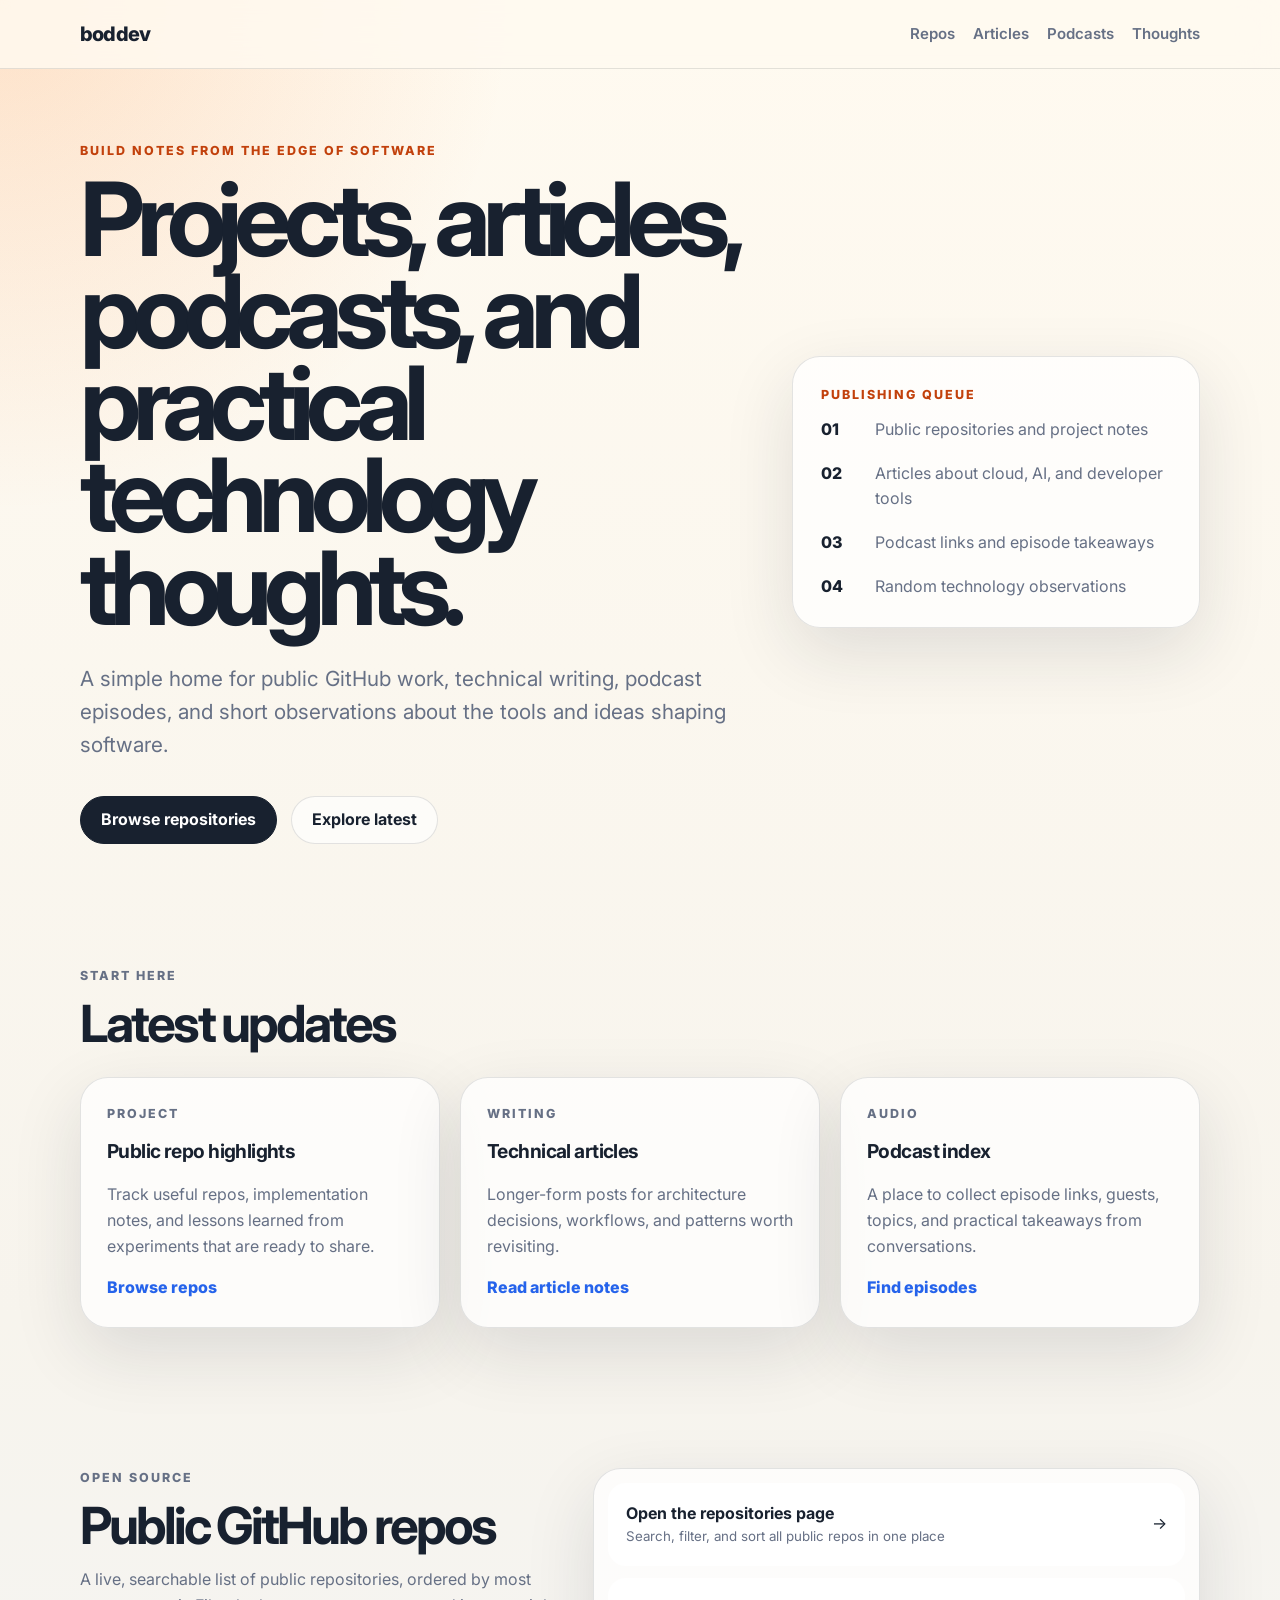
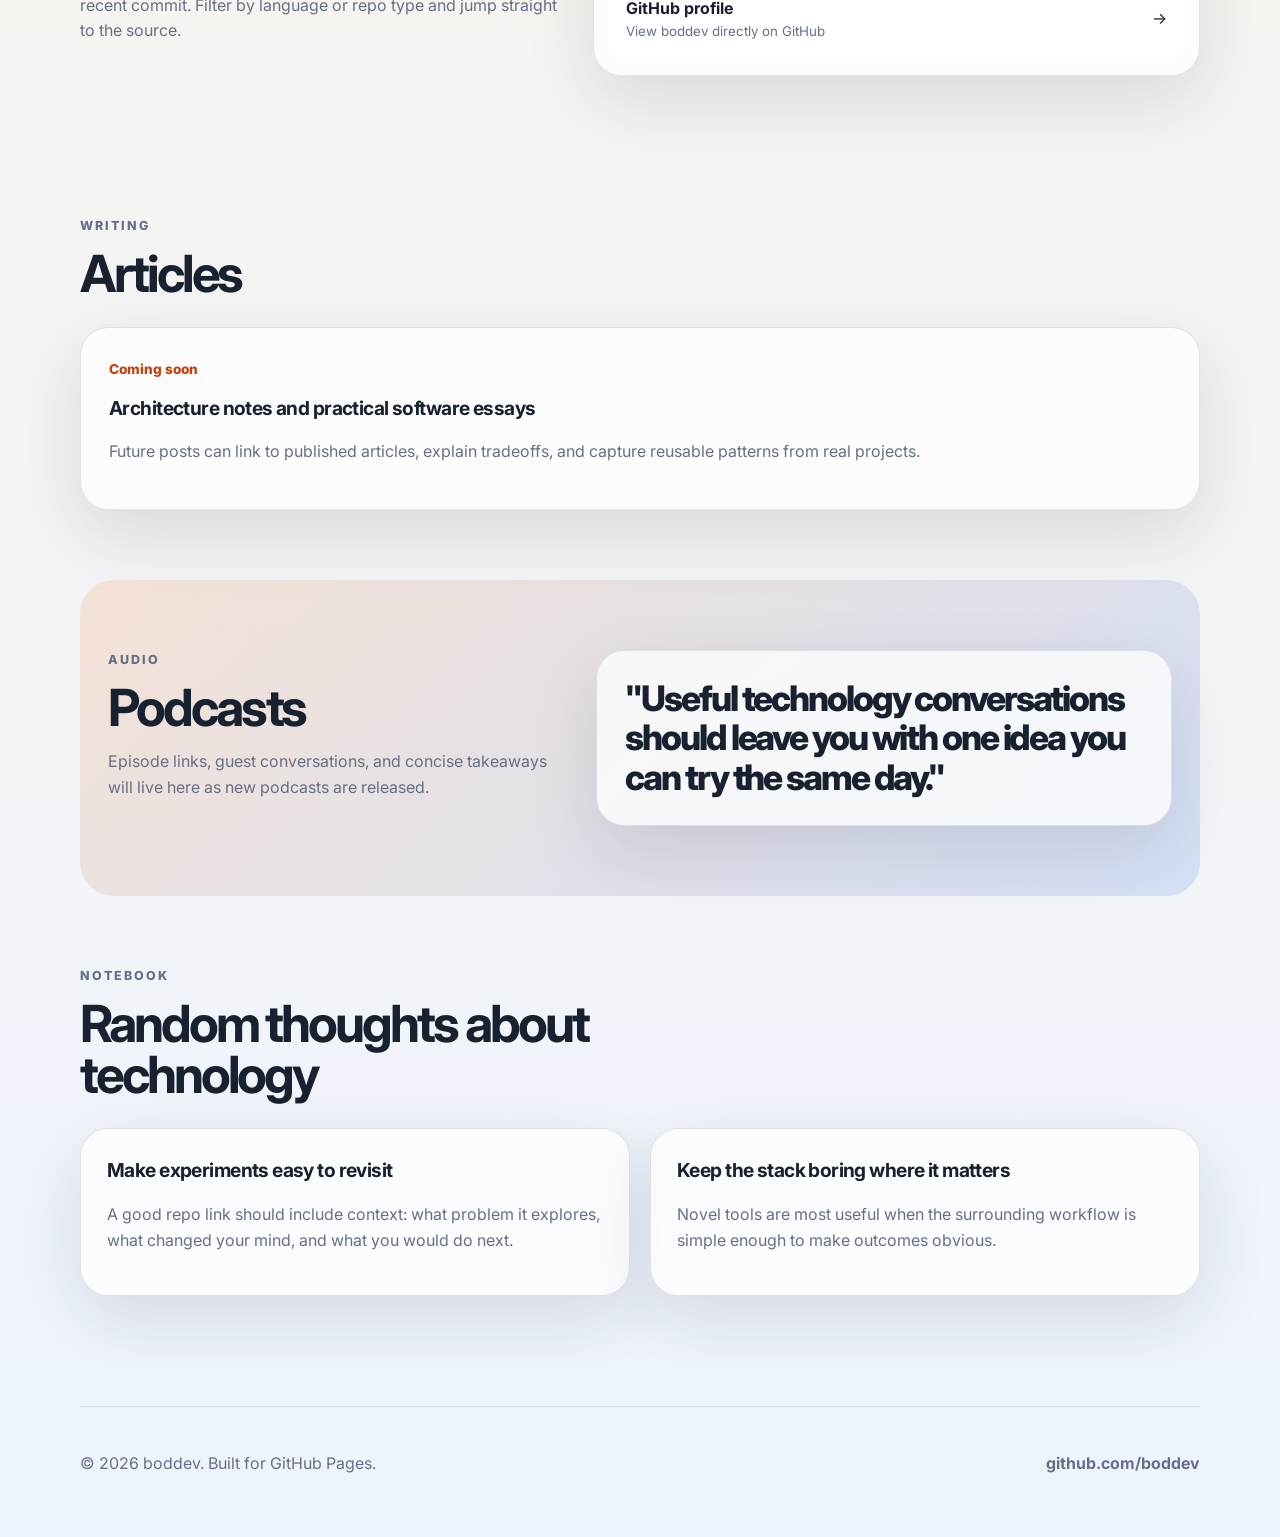
<file: index.html>
<!doctype html>
<html lang="en">
  <head>
    <meta charset="utf-8">
    <meta name="viewport" content="width=device-width, initial-scale=1">
    <meta
      name="description"
      content="A technology blog for public GitHub projects, articles, podcasts, and notes from boddev."
    >
    <title>boddev | Technology Notes, Projects, Articles, and Podcasts</title>
    <link rel="preconnect" href="https://fonts.googleapis.com">
    <link rel="preconnect" href="https://fonts.gstatic.com" crossorigin>
    <link
      href="https://fonts.googleapis.com/css2?family=Inter:wght@400;600;700;800&display=swap"
      rel="stylesheet"
    >
    <link rel="stylesheet" href="styles.css">
  </head>
  <body>
    <header class="site-header">
      <nav class="nav" aria-label="Primary navigation">
        <a class="brand" href="#top" aria-label="boddev home">boddev</a>
        <div class="nav-links">
          <a href="repos.html">Repos</a>
          <a href="#articles">Articles</a>
          <a href="#podcasts">Podcasts</a>
          <a href="#thoughts">Thoughts</a>
        </div>
      </nav>
    </header>

    <main id="top">
      <section class="hero">
        <div class="hero-copy">
          <p class="eyebrow">Build notes from the edge of software</p>
          <h1>Projects, articles, podcasts, and practical technology thoughts.</h1>
          <p class="hero-summary">
            A simple home for public GitHub work, technical writing, podcast episodes,
            and short observations about the tools and ideas shaping software.
          </p>
          <div class="hero-actions">
            <a class="button primary" href="repos.html">Browse repositories</a>
            <a class="button secondary" href="#latest">Explore latest</a>
          </div>
        </div>

        <aside class="hero-card" aria-label="Blog focus areas">
          <p class="card-kicker">Publishing queue</p>
          <ul class="focus-list">
            <li><span>01</span> Public repositories and project notes</li>
            <li><span>02</span> Articles about cloud, AI, and developer tools</li>
            <li><span>03</span> Podcast links and episode takeaways</li>
            <li><span>04</span> Random technology observations</li>
          </ul>
        </aside>
      </section>

      <section id="latest" class="section">
        <div class="section-heading">
          <p class="eyebrow">Start here</p>
          <h2>Latest updates</h2>
        </div>
        <div class="feature-grid">
          <article class="feature-card">
            <p class="tag">Project</p>
            <h3>Public repo highlights</h3>
            <p>
              Track useful repos, implementation notes, and lessons learned from
              experiments that are ready to share.
            </p>
            <a href="repos.html">Browse repos</a>
          </article>
          <article class="feature-card">
            <p class="tag">Writing</p>
            <h3>Technical articles</h3>
            <p>
              Longer-form posts for architecture decisions, workflows, and patterns
              worth revisiting.
            </p>
            <a href="#articles">Read article notes</a>
          </article>
          <article class="feature-card">
            <p class="tag">Audio</p>
            <h3>Podcast index</h3>
            <p>
              A place to collect episode links, guests, topics, and practical
              takeaways from conversations.
            </p>
            <a href="#podcasts">Find episodes</a>
          </article>
        </div>
      </section>

      <section id="projects" class="section split-section">
        <div>
          <p class="eyebrow">Open source</p>
          <h2>Public GitHub repos</h2>
          <p>
            A live, searchable list of public repositories, ordered by most recent
            commit. Filter by language or repo type and jump straight to the source.
          </p>
        </div>
        <div class="link-panel">
          <a class="resource-link" href="repos.html">
            <span>
              <strong>Open the repositories page</strong>
              <small>Search, filter, and sort all public repos in one place</small>
            </span>
            <span aria-hidden="true">-&gt;</span>
          </a>
          <a class="resource-link" href="https://github.com/boddev">
            <span>
              <strong>GitHub profile</strong>
              <small>View boddev directly on GitHub</small>
            </span>
            <span aria-hidden="true">-&gt;</span>
          </a>
        </div>
      </section>

      <section id="articles" class="section">
        <div class="section-heading">
          <p class="eyebrow">Writing</p>
          <h2>Articles</h2>
        </div>
        <div class="timeline">
          <article>
            <span class="timeline-date">Coming soon</span>
            <h3>Architecture notes and practical software essays</h3>
            <p>
              Future posts can link to published articles, explain tradeoffs, and
              capture reusable patterns from real projects.
            </p>
          </article>
        </div>
      </section>

      <section id="podcasts" class="section split-section accent">
        <div>
          <p class="eyebrow">Audio</p>
          <h2>Podcasts</h2>
          <p>
            Episode links, guest conversations, and concise takeaways will live here
            as new podcasts are released.
          </p>
        </div>
        <div class="quote-card">
          <p>
            "Useful technology conversations should leave you with one idea you can
            try the same day."
          </p>
        </div>
      </section>

      <section id="thoughts" class="section">
        <div class="section-heading">
          <p class="eyebrow">Notebook</p>
          <h2>Random thoughts about technology</h2>
        </div>
        <div class="thought-grid">
          <article>
            <h3>Make experiments easy to revisit</h3>
            <p>
              A good repo link should include context: what problem it explores,
              what changed your mind, and what you would do next.
            </p>
          </article>
          <article>
            <h3>Keep the stack boring where it matters</h3>
            <p>
              Novel tools are most useful when the surrounding workflow is simple
              enough to make outcomes obvious.
            </p>
          </article>
        </div>
      </section>
    </main>

    <footer class="footer">
      <p>&copy; <span id="year">2026</span> boddev. Built for GitHub Pages.</p>
      <a href="https://github.com/boddev">github.com/boddev</a>
    </footer>

    <script>
      (function () {
        var yearEl = document.getElementById('year');
        if (yearEl) {
          yearEl.textContent = String(new Date().getFullYear());
        }
      })();
    </script>
  </body>
</html>
</file>
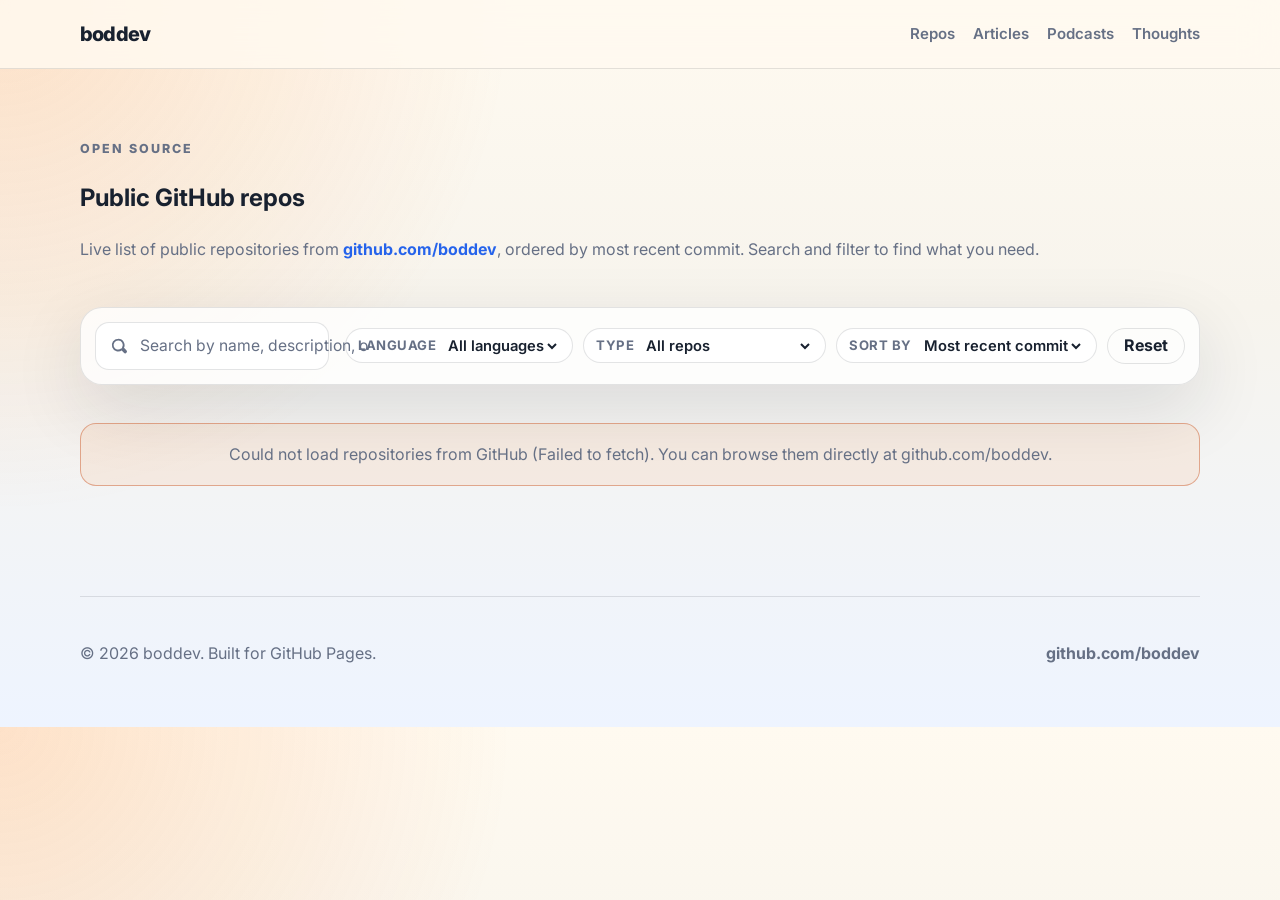
<file: repos.html>
<!doctype html>
<html lang="en">
  <head>
    <meta charset="utf-8">
    <meta name="viewport" content="width=device-width, initial-scale=1">
    <meta
      name="description"
      content="Searchable list of public GitHub repositories from boddev, ordered by most recent commit."
    >
    <title>Repositories | boddev</title>
    <link rel="preconnect" href="https://fonts.googleapis.com">
    <link rel="preconnect" href="https://fonts.gstatic.com" crossorigin>
    <link
      href="https://fonts.googleapis.com/css2?family=Inter:wght@400;600;700;800&display=swap"
      rel="stylesheet"
    >
    <link rel="stylesheet" href="styles.css">
  </head>
  <body>
    <header class="site-header">
      <nav class="nav" aria-label="Primary navigation">
        <a class="brand" href="index.html" aria-label="boddev home">boddev</a>
        <div class="nav-links">
          <a href="repos.html" aria-current="page">Repos</a>
          <a href="index.html#articles">Articles</a>
          <a href="index.html#podcasts">Podcasts</a>
          <a href="index.html#thoughts">Thoughts</a>
        </div>
      </nav>
    </header>

    <main id="top">
      <section id="projects" class="section repos-page">
        <div class="section-heading repos-heading">
          <div>
            <p class="eyebrow">Open source</p>
            <h1>Public GitHub repos</h1>
            <p>
              Live list of public repositories from
              <a href="https://github.com/boddev" class="inline-link">github.com/boddev</a>,
              ordered by most recent commit. Search and filter to find what you need.
            </p>
          </div>
          <p class="repo-meta" id="repo-meta" aria-live="polite">Loading repositories&hellip;</p>
        </div>

        <div class="repo-toolbar" role="search">
          <label class="repo-search" for="repo-search-input">
            <span class="visually-hidden">Search repositories</span>
            <svg class="repo-search-icon" viewBox="0 0 20 20" aria-hidden="true" focusable="false">
              <path
                fill="none"
                stroke="currentColor"
                stroke-width="2"
                stroke-linecap="round"
                stroke-linejoin="round"
                d="M9 3a6 6 0 1 0 3.873 10.59l3.269 3.268a1 1 0 0 0 1.415-1.414l-3.269-3.269A6 6 0 0 0 9 3Z"
              />
            </svg>
            <input
              id="repo-search-input"
              type="search"
              placeholder="Search by name, description, or topic"
              autocomplete="off"
              spellcheck="false"
            >
          </label>

          <div class="repo-filters">
            <label class="repo-select">
              <span>Language</span>
              <select id="repo-filter-language">
                <option value="">All languages</option>
              </select>
            </label>
            <label class="repo-select">
              <span>Type</span>
              <select id="repo-filter-type">
                <option value="all">All repos</option>
                <option value="sources">Sources only</option>
                <option value="forks">Forks only</option>
                <option value="archived">Archived only</option>
                <option value="active">Active (not archived)</option>
              </select>
            </label>
            <label class="repo-select">
              <span>Sort by</span>
              <select id="repo-sort">
                <option value="pushed">Most recent commit</option>
                <option value="updated">Recently updated</option>
                <option value="created">Newest created</option>
                <option value="stars">Most stars</option>
                <option value="name">Name (A&ndash;Z)</option>
              </select>
            </label>
            <button type="button" class="repo-reset" id="repo-reset">Reset</button>
          </div>
        </div>

        <div id="repo-list" class="repo-grid" aria-live="polite" aria-busy="true">
          <div class="repo-skeleton" aria-hidden="true"></div>
          <div class="repo-skeleton" aria-hidden="true"></div>
          <div class="repo-skeleton" aria-hidden="true"></div>
          <div class="repo-skeleton" aria-hidden="true"></div>
        </div>

        <p id="repo-empty" class="repo-empty" hidden>
          No repositories match your search. Try clearing the filters.
        </p>
        <p id="repo-error" class="repo-error" hidden></p>
      </section>
    </main>

    <footer class="footer">
      <p>&copy; <span id="year">2026</span> boddev. Built for GitHub Pages.</p>
      <a href="https://github.com/boddev">github.com/boddev</a>
    </footer>

    <script>
      (function () {
        var yearEl = document.getElementById('year');
        if (yearEl) {
          yearEl.textContent = String(new Date().getFullYear());
        }

        var GITHUB_USER = 'boddev';
        var listEl = document.getElementById('repo-list');
        var metaEl = document.getElementById('repo-meta');
        var emptyEl = document.getElementById('repo-empty');
        var errorEl = document.getElementById('repo-error');
        var searchInput = document.getElementById('repo-search-input');
        var languageSelect = document.getElementById('repo-filter-language');
        var typeSelect = document.getElementById('repo-filter-type');
        var sortSelect = document.getElementById('repo-sort');
        var resetButton = document.getElementById('repo-reset');

        if (!listEl) {
          return;
        }

        var allRepos = [];
        var state = { search: '', language: '', type: 'all', sort: 'pushed' };

        function escapeHtml(value) {
          if (value == null) return '';
          return String(value)
            .replace(/&/g, '&amp;')
            .replace(/</g, '&lt;')
            .replace(/>/g, '&gt;')
            .replace(/"/g, '&quot;')
            .replace(/'/g, '&#39;');
        }

        function formatDate(iso) {
          if (!iso) return '';
          var d = new Date(iso);
          if (isNaN(d.getTime())) return '';
          var now = new Date();
          var diffMs = now.getTime() - d.getTime();
          var diffDays = Math.floor(diffMs / (1000 * 60 * 60 * 24));
          if (diffDays <= 0) return 'today';
          if (diffDays === 1) return 'yesterday';
          if (diffDays < 30) return diffDays + ' days ago';
          if (diffDays < 365) {
            var months = Math.floor(diffDays / 30);
            return months + (months === 1 ? ' month ago' : ' months ago');
          }
          var years = Math.floor(diffDays / 365);
          return years + (years === 1 ? ' year ago' : ' years ago');
        }

        function formatNumber(n) {
          if (n == null) return '0';
          if (n >= 1000) return (n / 1000).toFixed(n >= 10000 ? 0 : 1) + 'k';
          return String(n);
        }

        function fetchAllRepos() {
          var perPage = 100;
          var collected = [];
          function fetchPage(page) {
            var url =
              'https://api.github.com/users/' +
              encodeURIComponent(GITHUB_USER) +
              '/repos?per_page=' + perPage +
              '&page=' + page +
              '&sort=pushed&direction=desc&type=owner';
            return fetch(url, {
              headers: { Accept: 'application/vnd.github+json' }
            }).then(function (resp) {
              if (!resp.ok) {
                throw new Error('GitHub API returned ' + resp.status);
              }
              return resp.json();
            }).then(function (data) {
              if (!Array.isArray(data)) return collected;
              collected = collected.concat(data);
              if (data.length === perPage && page < 5) {
                return fetchPage(page + 1);
              }
              return collected;
            });
          }
          return fetchPage(1);
        }

        function populateLanguages(repos) {
          var langs = {};
          repos.forEach(function (r) {
            if (r.language) langs[r.language] = true;
          });
          var sorted = Object.keys(langs).sort(function (a, b) {
            return a.toLowerCase().localeCompare(b.toLowerCase());
          });
          while (languageSelect.options.length > 1) {
            languageSelect.remove(1);
          }
          sorted.forEach(function (lang) {
            var opt = document.createElement('option');
            opt.value = lang;
            opt.textContent = lang;
            languageSelect.appendChild(opt);
          });
        }

        function matchesFilters(repo) {
          if (state.language && repo.language !== state.language) return false;

          switch (state.type) {
            case 'sources':
              if (repo.fork) return false;
              break;
            case 'forks':
              if (!repo.fork) return false;
              break;
            case 'archived':
              if (!repo.archived) return false;
              break;
            case 'active':
              if (repo.archived) return false;
              break;
          }

          if (state.search) {
            var q = state.search.toLowerCase();
            var hay = [
              repo.name,
              repo.description,
              repo.language,
              (repo.topics || []).join(' ')
            ].filter(Boolean).join(' ').toLowerCase();
            if (hay.indexOf(q) === -1) return false;
          }

          return true;
        }

        function compareRepos(a, b) {
          switch (state.sort) {
            case 'updated':
              return new Date(b.updated_at) - new Date(a.updated_at);
            case 'created':
              return new Date(b.created_at) - new Date(a.created_at);
            case 'stars':
              return (b.stargazers_count || 0) - (a.stargazers_count || 0);
            case 'name':
              return a.name.toLowerCase().localeCompare(b.name.toLowerCase());
            case 'pushed':
            default:
              return new Date(b.pushed_at) - new Date(a.pushed_at);
          }
        }

        function renderRepoCard(repo) {
          var topics = (repo.topics || []).slice(0, 5).map(function (t) {
            return '<li class="repo-topic">' + escapeHtml(t) + '</li>';
          }).join('');

          var badges = [];
          if (repo.fork) badges.push('<span class="repo-badge">Fork</span>');
          if (repo.archived) badges.push('<span class="repo-badge repo-badge-muted">Archived</span>');
          if (repo.private) badges.push('<span class="repo-badge">Private</span>');

          var languageDot = repo.language
            ? '<span class="repo-language"><span class="repo-language-dot" aria-hidden="true"></span>' +
              escapeHtml(repo.language) + '</span>'
            : '';

          var description = repo.description
            ? '<p class="repo-card-desc">' + escapeHtml(repo.description) + '</p>'
            : '<p class="repo-card-desc repo-card-desc-empty">No description provided.</p>';

          return (
            '<article class="repo-card">' +
              '<header class="repo-card-head">' +
                '<h3 class="repo-card-title">' +
                  '<a href="' + escapeHtml(repo.html_url) + '" target="_blank" rel="noopener">' +
                    escapeHtml(repo.name) +
                  '</a>' +
                '</h3>' +
                (badges.length ? '<div class="repo-badges">' + badges.join('') + '</div>' : '') +
              '</header>' +
              description +
              (topics ? '<ul class="repo-topics">' + topics + '</ul>' : '') +
              '<footer class="repo-card-foot">' +
                languageDot +
                '<span class="repo-stat" title="Stars">' +
                  '<svg viewBox="0 0 16 16" aria-hidden="true" focusable="false">' +
                    '<path fill="currentColor" d="M8 .25a.75.75 0 0 1 .673.418l1.882 3.815 4.21.612a.75.75 0 0 1 .416 1.279l-3.046 2.97.719 4.192a.75.75 0 0 1-1.088.791L8 12.347l-3.766 1.98a.75.75 0 0 1-1.088-.79l.72-4.194L.818 6.374a.75.75 0 0 1 .416-1.28l4.21-.611L7.327.668A.75.75 0 0 1 8 .25Z"/>' +
                  '</svg>' +
                  formatNumber(repo.stargazers_count) +
                '</span>' +
                '<span class="repo-stat" title="Forks">' +
                  '<svg viewBox="0 0 16 16" aria-hidden="true" focusable="false">' +
                    '<path fill="currentColor" d="M5 5.372v.878c0 .414.336.75.75.75h4.5a.75.75 0 0 0 .75-.75v-.878a2.25 2.25 0 1 1 1.5 0v.878a2.25 2.25 0 0 1-2.25 2.25h-1.5v2.128a2.251 2.251 0 1 1-1.5 0V8.5h-1.5A2.25 2.25 0 0 1 3.5 6.25v-.878a2.25 2.25 0 1 1 1.5 0ZM5 3.25a.75.75 0 1 0-1.5 0 .75.75 0 0 0 1.5 0Zm6.75.75a.75.75 0 1 0 0-1.5.75.75 0 0 0 0 1.5Zm-3 8.75a.75.75 0 1 0-1.5 0 .75.75 0 0 0 1.5 0Z"/>' +
                  '</svg>' +
                  formatNumber(repo.forks_count) +
                '</span>' +
                '<span class="repo-updated" title="Last commit on ' +
                  escapeHtml(repo.pushed_at || '') + '">Updated ' +
                  escapeHtml(formatDate(repo.pushed_at)) +
                '</span>' +
              '</footer>' +
            '</article>'
          );
        }

        function render() {
          var filtered = allRepos.filter(matchesFilters).sort(compareRepos);
          listEl.setAttribute('aria-busy', 'false');
          listEl.classList.remove('is-loading');

          if (filtered.length === 0) {
            listEl.innerHTML = '';
            emptyEl.hidden = false;
          } else {
            emptyEl.hidden = true;
            listEl.innerHTML = filtered.map(renderRepoCard).join('');
          }

          if (metaEl) {
            metaEl.textContent =
              'Showing ' + filtered.length + ' of ' + allRepos.length +
              ' repositories \u00B7 sorted by ' + sortSelect.options[sortSelect.selectedIndex].text.toLowerCase();
          }
        }

        function showError(message) {
          listEl.innerHTML = '';
          listEl.setAttribute('aria-busy', 'false');
          listEl.classList.remove('is-loading');
          if (metaEl) metaEl.textContent = '';
          errorEl.hidden = false;
          errorEl.textContent = message;
        }

        function debounce(fn, wait) {
          var t;
          return function () {
            var args = arguments;
            clearTimeout(t);
            t = setTimeout(function () { fn.apply(null, args); }, wait);
          };
        }

        searchInput.addEventListener('input', debounce(function (e) {
          state.search = e.target.value.trim();
          render();
        }, 120));

        languageSelect.addEventListener('change', function (e) {
          state.language = e.target.value;
          render();
        });

        typeSelect.addEventListener('change', function (e) {
          state.type = e.target.value;
          render();
        });

        sortSelect.addEventListener('change', function (e) {
          state.sort = e.target.value;
          render();
        });

        resetButton.addEventListener('click', function () {
          state = { search: '', language: '', type: 'all', sort: 'pushed' };
          searchInput.value = '';
          languageSelect.value = '';
          typeSelect.value = 'all';
          sortSelect.value = 'pushed';
          render();
        });

        listEl.classList.add('is-loading');
        fetchAllRepos()
          .then(function (repos) {
            allRepos = repos || [];
            populateLanguages(allRepos);
            render();
          })
          .catch(function (err) {
            showError(
              'Could not load repositories from GitHub (' + (err && err.message ? err.message : 'unknown error') +
              '). You can browse them directly at github.com/' + GITHUB_USER + '.'
            );
          });
      })();
    </script>
  </body>
</html>
</file>
<file: styles.css>
:root {
  color-scheme: light;
  --bg: #f7f4ed;
  --surface: #fffaf0;
  --surface-strong: #ffffff;
  --ink: #18212f;
  --muted: #667085;
  --line: rgba(24, 33, 47, 0.12);
  --accent: #f97316;
  --accent-dark: #c2410c;
  --blue: #2563eb;
  --shadow: 0 24px 70px rgba(24, 33, 47, 0.12);
}

* {
  box-sizing: border-box;
}

html {
  scroll-behavior: smooth;
}

body {
  margin: 0;
  background:
    radial-gradient(circle at top left, rgba(249, 115, 22, 0.18), transparent 32rem),
    linear-gradient(180deg, #fffaf0 0%, var(--bg) 42%, #eef4ff 100%);
  color: var(--ink);
  font-family: Inter, system-ui, -apple-system, BlinkMacSystemFont, "Segoe UI", sans-serif;
  line-height: 1.6;
}

a {
  color: inherit;
}

.site-header {
  position: sticky;
  top: 0;
  z-index: 10;
  border-bottom: 1px solid var(--line);
  background: rgba(255, 250, 240, 0.84);
  backdrop-filter: blur(18px);
}

.nav {
  display: flex;
  align-items: center;
  justify-content: space-between;
  width: min(1120px, calc(100% - 32px));
  margin: 0 auto;
  padding: 18px 0;
}

.brand {
  font-size: 1.25rem;
  font-weight: 800;
  letter-spacing: -0.04em;
  text-decoration: none;
}

.nav-links {
  display: flex;
  gap: 18px;
  color: var(--muted);
  font-size: 0.94rem;
  font-weight: 600;
}

.nav-links a {
  text-decoration: none;
}

.nav-links a:hover {
  color: var(--ink);
}

main {
  width: min(1120px, calc(100% - 32px));
  margin: 0 auto;
}

.hero {
  display: grid;
  grid-template-columns: minmax(0, 1.25fr) minmax(280px, 0.75fr);
  gap: 32px;
  align-items: center;
  min-height: 78vh;
  padding: 72px 0 52px;
}

.hero-copy h1 {
  max-width: 780px;
  margin: 0;
  font-size: clamp(3rem, 8vw, 6.8rem);
  line-height: 0.9;
  letter-spacing: -0.08em;
}

.hero-summary {
  max-width: 660px;
  margin: 28px 0 0;
  color: var(--muted);
  font-size: clamp(1.05rem, 2vw, 1.3rem);
}

.eyebrow,
.tag,
.card-kicker {
  margin: 0 0 12px;
  color: var(--accent-dark);
  font-size: 0.78rem;
  font-weight: 800;
  letter-spacing: 0.16em;
  text-transform: uppercase;
}

.hero-actions {
  display: flex;
  flex-wrap: wrap;
  gap: 14px;
  margin-top: 34px;
}

.button {
  display: inline-flex;
  align-items: center;
  justify-content: center;
  min-height: 48px;
  padding: 0 20px;
  border: 1px solid var(--line);
  border-radius: 999px;
  font-weight: 700;
  text-decoration: none;
}

.button.primary {
  border-color: var(--ink);
  background: var(--ink);
  color: white;
}

.button.secondary {
  background: rgba(255, 255, 255, 0.64);
}

.hero-card,
.feature-card,
.link-panel,
.timeline,
.quote-card,
.thought-grid article {
  border: 1px solid var(--line);
  border-radius: 28px;
  background: rgba(255, 255, 255, 0.72);
  box-shadow: var(--shadow);
}

.hero-card {
  padding: 28px;
}

.focus-list {
  display: grid;
  gap: 18px;
  margin: 0;
  padding: 0;
  list-style: none;
}

.focus-list li {
  display: grid;
  grid-template-columns: 42px 1fr;
  gap: 12px;
  align-items: start;
  color: var(--muted);
}

.focus-list span {
  color: var(--ink);
  font-weight: 800;
}

.section {
  padding: 70px 0;
}

.section-heading {
  max-width: 680px;
  margin-bottom: 28px;
}

.section h2 {
  margin: 0;
  font-size: clamp(2rem, 4vw, 3.4rem);
  line-height: 1;
  letter-spacing: -0.06em;
}

.section p {
  color: var(--muted);
}

.feature-grid,
.thought-grid {
  display: grid;
  grid-template-columns: repeat(3, minmax(0, 1fr));
  gap: 20px;
}

.feature-card,
.thought-grid article {
  padding: 26px;
}

.feature-card h3,
.timeline h3,
.thought-grid h3 {
  margin: 0;
  font-size: 1.2rem;
  letter-spacing: -0.03em;
}

.feature-card a {
  color: var(--blue);
  font-weight: 800;
  text-decoration: none;
}

.split-section {
  display: grid;
  grid-template-columns: minmax(0, 0.8fr) minmax(300px, 1fr);
  gap: 28px;
  align-items: start;
}

.link-panel {
  display: grid;
  gap: 12px;
  padding: 14px;
}

.resource-link {
  display: flex;
  align-items: center;
  justify-content: space-between;
  gap: 18px;
  padding: 18px;
  border-radius: 18px;
  background: var(--surface-strong);
  text-decoration: none;
}

.resource-link:hover {
  outline: 2px solid rgba(37, 99, 235, 0.2);
}

.resource-link small {
  display: block;
  color: var(--muted);
}

.timeline {
  padding: 28px;
}

.timeline-date {
  display: inline-flex;
  margin-bottom: 12px;
  color: var(--accent-dark);
  font-size: 0.85rem;
  font-weight: 800;
}

.accent {
  padding-inline: 28px;
  border-radius: 34px;
  background: linear-gradient(135deg, rgba(249, 115, 22, 0.14), rgba(37, 99, 235, 0.14));
}

.quote-card {
  padding: 28px;
}

.quote-card p {
  margin: 0;
  color: var(--ink);
  font-size: clamp(1.4rem, 3vw, 2.2rem);
  font-weight: 800;
  line-height: 1.12;
  letter-spacing: -0.06em;
}

.thought-grid {
  grid-template-columns: repeat(2, minmax(0, 1fr));
}

.footer {
  display: flex;
  align-items: center;
  justify-content: space-between;
  gap: 18px;
  width: min(1120px, calc(100% - 32px));
  margin: 40px auto 0;
  padding: 28px 0 44px;
  border-top: 1px solid var(--line);
  color: var(--muted);
}

.footer a {
  font-weight: 700;
  text-decoration: none;
}

@media (max-width: 820px) {
  .nav {
    align-items: flex-start;
    flex-direction: column;
    gap: 14px;
  }

  .nav-links {
    flex-wrap: wrap;
  }

  .hero,
  .split-section,
  .feature-grid,
  .thought-grid {
    grid-template-columns: 1fr;
  }

  .hero {
    min-height: auto;
    padding-top: 48px;
  }

  .footer {
    align-items: flex-start;
    flex-direction: column;
  }
}

/* ---------- Repositories section ---------- */

.visually-hidden {
  position: absolute;
  width: 1px;
  height: 1px;
  padding: 0;
  margin: -1px;
  overflow: hidden;
  clip: rect(0, 0, 0, 0);
  white-space: nowrap;
  border: 0;
}

.inline-link {
  color: var(--blue);
  font-weight: 700;
  text-decoration: none;
}

.inline-link:hover {
  text-decoration: underline;
}

.repos-heading {
  display: grid;
  grid-template-columns: minmax(0, 1fr) auto;
  gap: 16px;
  align-items: end;
  max-width: none;
}

.repo-meta {
  margin: 0;
  color: var(--muted);
  font-size: 0.9rem;
  font-weight: 600;
}

.repo-toolbar {
  display: grid;
  grid-template-columns: minmax(220px, 1fr) auto;
  gap: 16px;
  align-items: center;
  margin-bottom: 26px;
  padding: 14px;
  border: 1px solid var(--line);
  border-radius: 22px;
  background: rgba(255, 255, 255, 0.78);
  box-shadow: var(--shadow);
}

.repo-search {
  position: relative;
  display: flex;
  align-items: center;
  min-height: 48px;
  padding: 0 14px 0 42px;
  border: 1px solid var(--line);
  border-radius: 14px;
  background: var(--surface-strong);
  transition: border-color 0.15s ease, box-shadow 0.15s ease;
}

.repo-search:focus-within {
  border-color: var(--ink);
  box-shadow: 0 0 0 3px rgba(24, 33, 47, 0.08);
}

.repo-search-icon {
  position: absolute;
  left: 14px;
  width: 18px;
  height: 18px;
  color: var(--muted);
  pointer-events: none;
}

.repo-search input {
  flex: 1;
  height: 100%;
  border: 0;
  background: transparent;
  color: var(--ink);
  font: inherit;
  font-size: 0.98rem;
  outline: none;
}

.repo-search input::placeholder {
  color: var(--muted);
}

.repo-filters {
  display: flex;
  flex-wrap: wrap;
  gap: 10px;
  align-items: center;
}

.repo-select {
  display: inline-flex;
  align-items: center;
  gap: 8px;
  padding: 6px 12px;
  border: 1px solid var(--line);
  border-radius: 999px;
  background: var(--surface-strong);
  color: var(--muted);
  font-size: 0.82rem;
  font-weight: 700;
  letter-spacing: 0.04em;
  text-transform: uppercase;
}

.repo-select select {
  border: 0;
  background: transparent;
  color: var(--ink);
  font: inherit;
  font-size: 0.92rem;
  font-weight: 600;
  letter-spacing: 0;
  text-transform: none;
  cursor: pointer;
  outline: none;
}

.repo-reset {
  min-height: 36px;
  padding: 0 16px;
  border: 1px solid var(--line);
  border-radius: 999px;
  background: transparent;
  color: var(--ink);
  font: inherit;
  font-weight: 700;
  cursor: pointer;
  transition: background 0.15s ease, color 0.15s ease;
}

.repo-reset:hover {
  background: var(--ink);
  color: white;
}

.repo-grid {
  display: grid;
  grid-template-columns: repeat(auto-fill, minmax(280px, 1fr));
  gap: 18px;
}

.repo-card {
  display: flex;
  flex-direction: column;
  gap: 14px;
  padding: 22px;
  border: 1px solid var(--line);
  border-radius: 22px;
  background: rgba(255, 255, 255, 0.82);
  box-shadow: var(--shadow);
  transition: transform 0.15s ease, box-shadow 0.15s ease, border-color 0.15s ease;
}

.repo-card:hover {
  transform: translateY(-2px);
  border-color: rgba(24, 33, 47, 0.22);
  box-shadow: 0 28px 80px rgba(24, 33, 47, 0.16);
}

.repo-card-head {
  display: flex;
  align-items: flex-start;
  justify-content: space-between;
  gap: 12px;
}

.repo-card-title {
  margin: 0;
  font-size: 1.1rem;
  letter-spacing: -0.02em;
  word-break: break-word;
}

.repo-card-title a {
  color: var(--blue);
  text-decoration: none;
}

.repo-card-title a:hover {
  text-decoration: underline;
}

.repo-badges {
  display: flex;
  flex-wrap: wrap;
  gap: 6px;
}

.repo-badge {
  display: inline-flex;
  align-items: center;
  padding: 2px 10px;
  border-radius: 999px;
  background: rgba(37, 99, 235, 0.12);
  color: var(--blue);
  font-size: 0.7rem;
  font-weight: 800;
  letter-spacing: 0.08em;
  text-transform: uppercase;
}

.repo-badge-muted {
  background: rgba(24, 33, 47, 0.08);
  color: var(--muted);
}

.repo-card-desc {
  flex: 1;
  margin: 0;
  color: var(--ink);
  font-size: 0.96rem;
  line-height: 1.5;
}

.repo-card-desc-empty {
  color: var(--muted);
  font-style: italic;
}

.repo-topics {
  display: flex;
  flex-wrap: wrap;
  gap: 6px;
  margin: 0;
  padding: 0;
  list-style: none;
}

.repo-topic {
  padding: 2px 10px;
  border-radius: 999px;
  background: rgba(249, 115, 22, 0.14);
  color: var(--accent-dark);
  font-size: 0.74rem;
  font-weight: 700;
}

.repo-card-foot {
  display: flex;
  flex-wrap: wrap;
  align-items: center;
  gap: 14px;
  padding-top: 12px;
  border-top: 1px solid var(--line);
  color: var(--muted);
  font-size: 0.86rem;
}

.repo-language {
  display: inline-flex;
  align-items: center;
  gap: 6px;
  color: var(--ink);
  font-weight: 600;
}

.repo-language-dot {
  width: 10px;
  height: 10px;
  border-radius: 50%;
  background: var(--accent);
}

.repo-stat {
  display: inline-flex;
  align-items: center;
  gap: 4px;
}

.repo-stat svg {
  width: 14px;
  height: 14px;
}

.repo-updated {
  margin-left: auto;
}

.repo-skeleton {
  height: 180px;
  border-radius: 22px;
  border: 1px solid var(--line);
  background: linear-gradient(
    100deg,
    rgba(255, 255, 255, 0.6) 30%,
    rgba(24, 33, 47, 0.06) 50%,
    rgba(255, 255, 255, 0.6) 70%
  );
  background-size: 200% 100%;
  animation: repo-shimmer 1.4s linear infinite;
}

.repo-grid.is-loading .repo-card {
  display: none;
}

@keyframes repo-shimmer {
  0% { background-position: 200% 0; }
  100% { background-position: -200% 0; }
}

.repo-empty,
.repo-error {
  margin: 12px 0 0;
  padding: 18px;
  border: 1px dashed var(--line);
  border-radius: 16px;
  color: var(--muted);
  text-align: center;
}

.repo-error {
  border-style: solid;
  border-color: rgba(194, 65, 12, 0.4);
  background: rgba(249, 115, 22, 0.08);
  color: var(--accent-dark);
}

@media (max-width: 820px) {
  .repos-heading {
    grid-template-columns: 1fr;
    align-items: start;
  }

  .repo-toolbar {
    grid-template-columns: 1fr;
  }

  .repo-filters {
    width: 100%;
  }

  .repo-select {
    flex: 1 1 140px;
  }

  .repo-reset {
    flex: 1 1 100%;
  }

  .repo-updated {
    margin-left: 0;
  }
}
</file>
